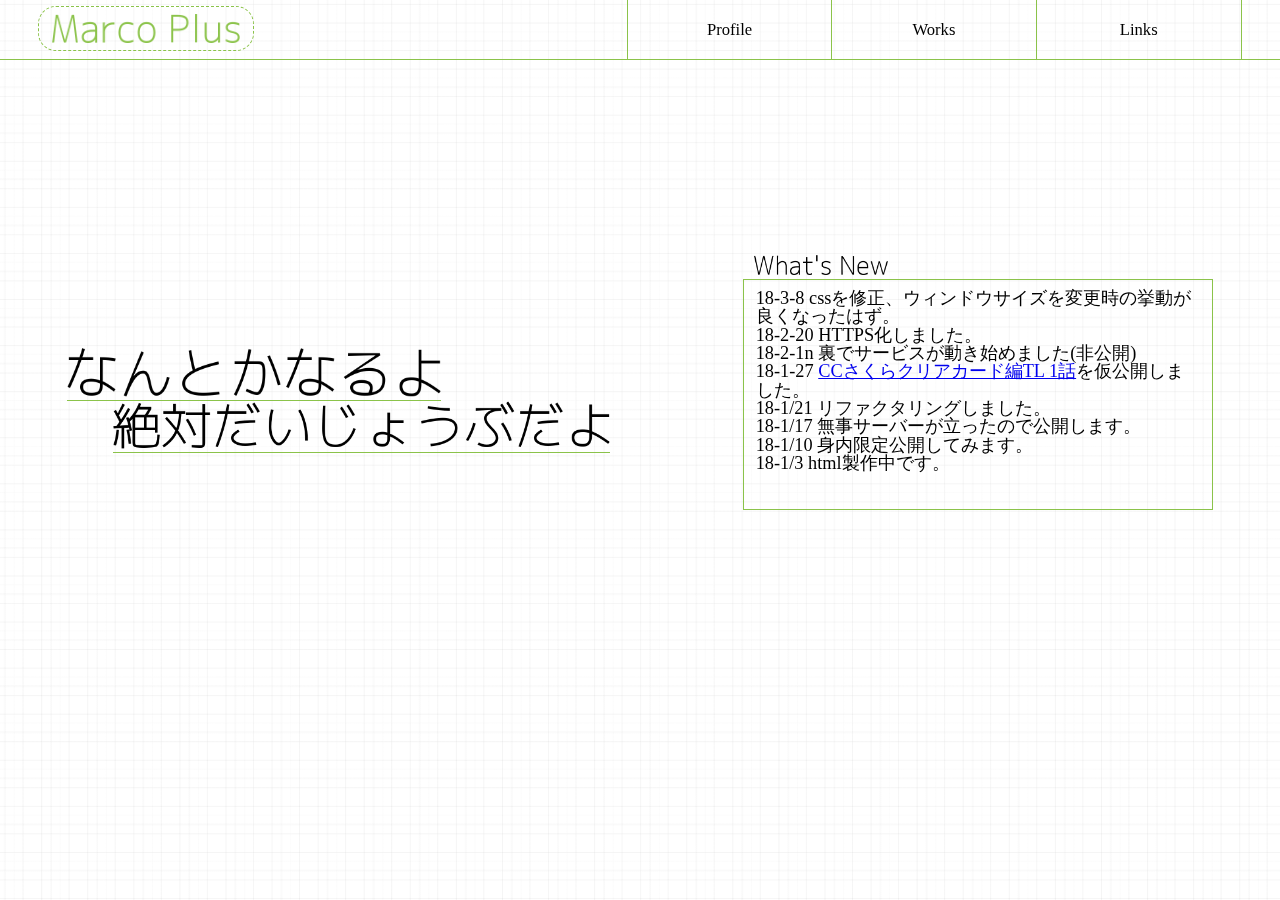
<file: index.html>
<!DOCTYPE html>
<html>
    <head>
        <meta charset="utf-8">
        <meta name="viewport" content="width=device-width,initial-scale=1">
        <title>Marco Plus</title>
        <link rel="stylesheet" href="css/html5reset-1.6.1.css">
        <link rel="stylesheet" href="css/animate.css">
        <link rel="stylesheet" href="css/main_re.css">
        <link rel="stylesheet" href="css/top_re.css">
    </head>
    <body class="animated fadeIn">
        <div id="bg"></div>
        <header>
            <nav class="index">
                <ul>
                    <li>
                        <a href="index.html" class="logo">
                            <img src="img/a.png" alt="logo" class="logoImg">
                        </a>
                    </li>
                    <li class="index-profile index-contents">
                        <a href="profile.html">
                                Profile
                        </a>
                    </li>
                    <li class="index-works index-contents">
                        <a href="works.html">
                            Works
                        </a>
                    </li>

                    <li class="index-links index-contents">
                        <a href="links.html">
                            Links
                        </a>
                    </li>
                </ul>
            </nav>
        </header>

        <div class="setDiv">
            <div class="word animated-fast fadeInDown">
                <div id="word01">
                    <h1>
                        <span><img src="img/01_1.png" alt=""></span><br />
                        <span><img src="img/01_2.png" alt=""></span>
                    </h1>
                </div>
                <div id="word02">
                    <a href="http://ccsakura-official.com">
                        <h1>
                            <span><img src="img/02_1.png" alt=""></span><br />
                            <span><img src="img/02_2.png" alt=""></span>
                        </h1>
                    </a>
                </div>
                <div id="word03">
                    <a href="http://idolmaster.jp/event/765as_newyearlive.php">
                        <h1>
                            <span><img src="img/03_1.png" alt=""></span><br />
                            <span><img src="img/03_2.png" alt=""></span>
                        </h1>
                    </a>
                </div>
            </div>
            <div class="whatsNew">
                <h2><img src="img/whatsnew_b.png" alt=""> </h2>
                <iframe src="whatsnew.html"></iframe>
            </div>
        </div>

        <script type="text/javascript" src="js/movable.js"></script>
    </body>
</html>
</file>
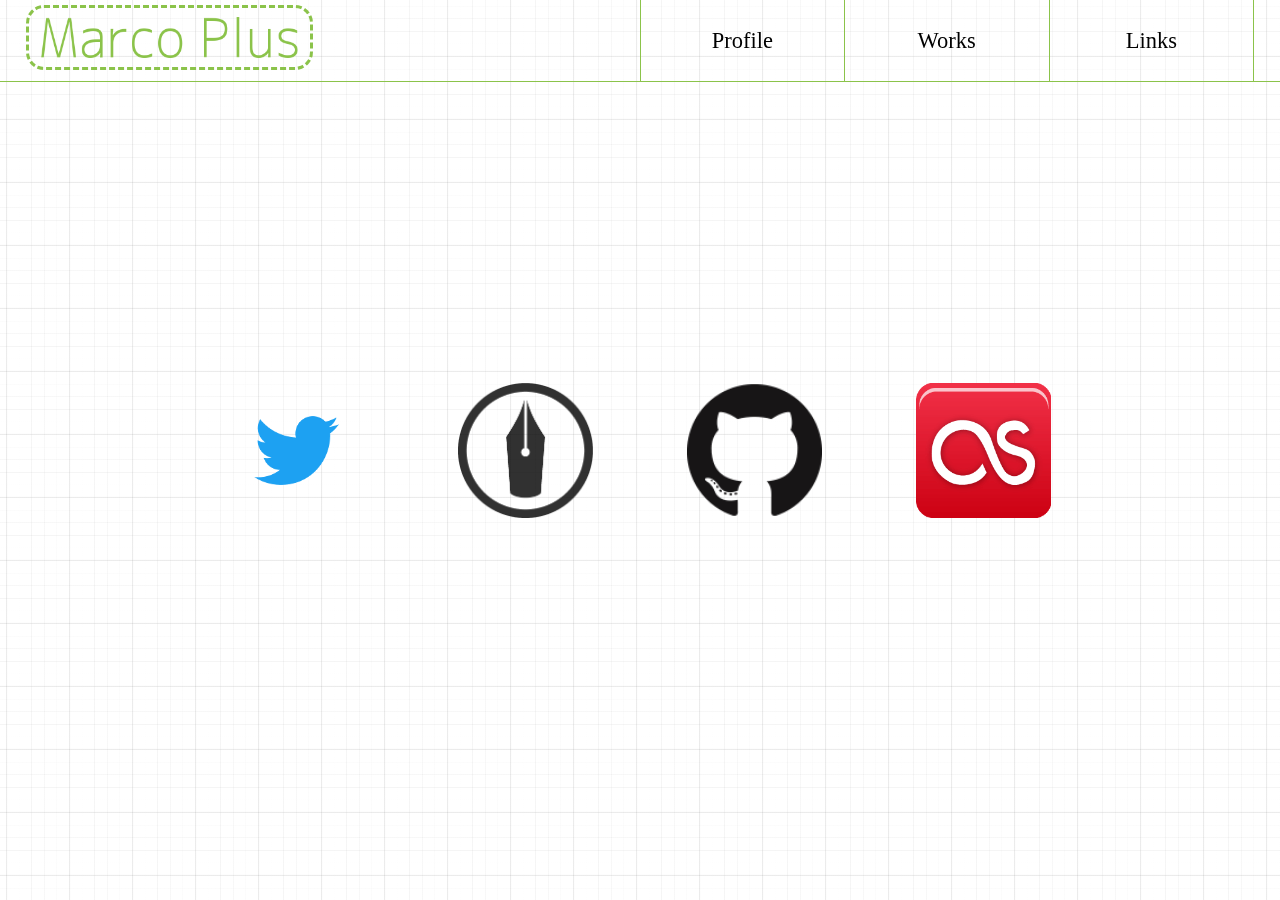
<file: links.html>
<!DOCTYPE html>
<html>
    <head>
        <meta charset="utf-8">
        <meta name="viewport" content="width=device-width,initial-scale=1">
        <title>Links</title>
        <link rel="stylesheet" href="css/html5reset-1.6.1.css">
        <link rel="stylesheet" href="css/animate.css">
        <link rel="stylesheet" href="css/main.css">
        <link rel="stylesheet" href="css/links.css">
    </head>
    <body class="animated fadeIn">
        <div id="bg"></div>
        <header>
            <nav class="index">
                <a href="index.html" class="logo"><img src="img/a.png" alt="logo" class="logoImg"></a>
                <ul>
                    <li class="index-profile index-contents">
                        <a href="profile.html">
                                Profile
                        </a>
                    </li>
                    <li class="index-works index-contents">
                        <a href="works.html">
                            Works
                        </a>
                    </li>

                    <li class="index-links index-contents">
                        <a href="links.html">
                            Links
                        </a>
                    </li>

                </ul>
            </nav>
        </header>

        <div class="links">
            <ul>
                <li class="link-contents"><a href="https://twitter.com/Marco_utau"><img src="img/Twitter.png" alt="Twitter" class="links-img"></a></li>
                <li class="link-contents"><a href="http://marco3jp.hatenablog.com"><img src="img/hateblo.png" alt="Blog" class="links-img"></a></li>
                <li class="link-contents"><a href="https://github.com/Marco3jp"><img src="img/GitHub.png" alt="GitHub" class="links-img"></a></li>
                <li class="link-contents"><a href="https://www.last.fm/user/Marco_utau"><img src="img/Lastfm.png" alt="Last.fm" class="links-img"></a></li>
            </ul>
        </div>

    </body>
</html>
</file>
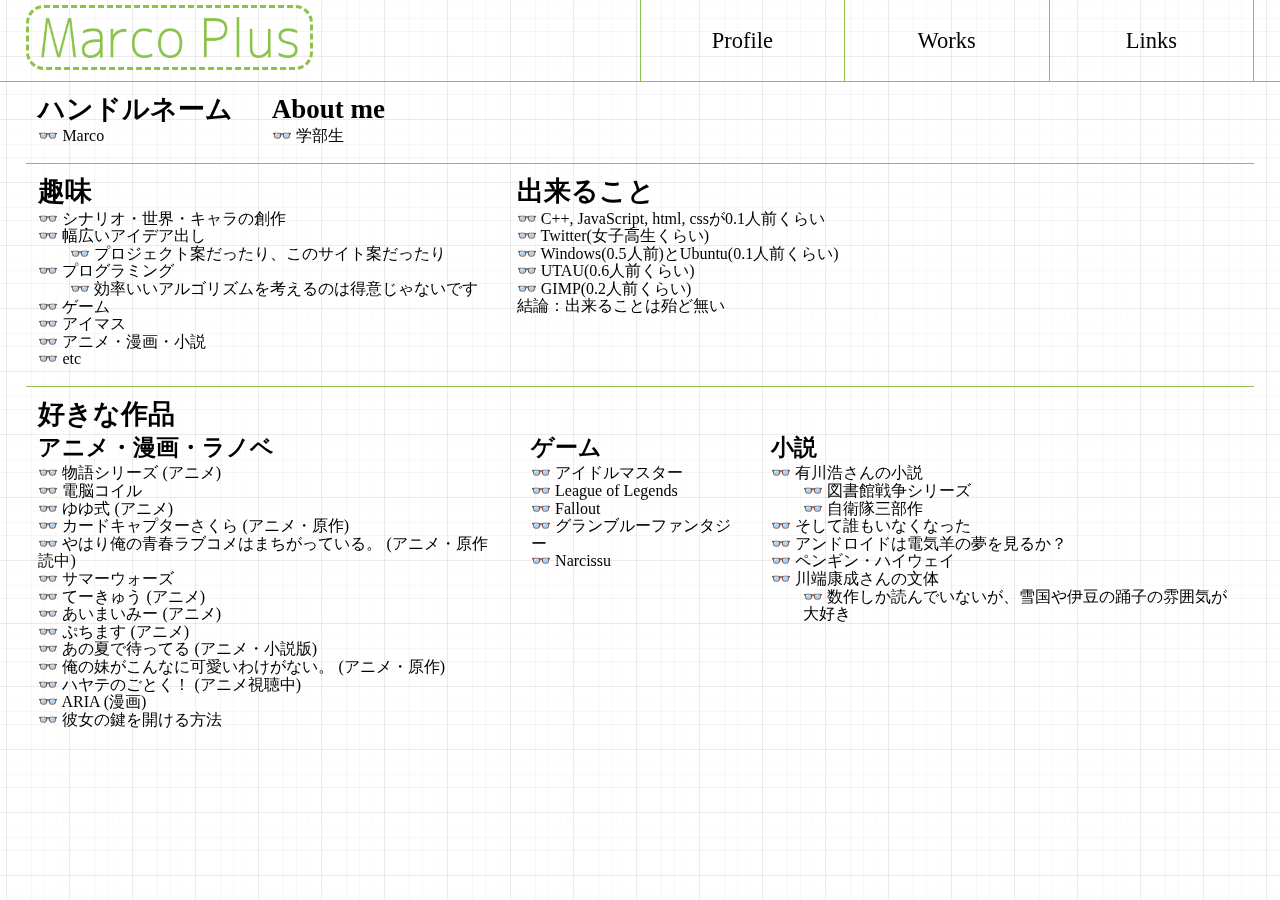
<file: profile.html>
<!DOCTYPE html>
<html>
    <head>
        <meta charset="utf-8">
        <meta name="viewport" content="width=device-width,initial-scale=1">
        <title>Profile</title>
        <link rel="stylesheet" href="css/html5reset-1.6.1.css">
        <link rel="stylesheet" href="css/animate.css">
        <link rel="stylesheet" href="css/main.css">
        <link rel="stylesheet" href="css/profile.css">
    </head>
    <body class="animated fadeIn profile">
        <div id="bg"></div>
        <header>
            <nav class="index">
                <a href="index.html" class="logo"><img src="img/a.png" alt="logo" class="logoImg"></a>
                <ul>
                    <li class="index-profile index-contents">
                        <a href="profile.html">
                                Profile
                        </a>
                    </li>
                    <li class="index-works index-contents">
                        <a href="works.html">
                            Works
                        </a>
                    </li>

                    <li class="index-links index-contents">
                        <a href="links.html">
                            Links
                        </a>
                    </li>

                </ul>
            </nav>
        </header>

        <section class="profile-contents">
            <section class="firstLine">
                <section>
                    <h2>ハンドルネーム</h2>
                    <ul>
                        <li>Marco</li>
                    </ul>
                </section>
                <section>
                    <h2>About me</h2>
                    <ul>
                        <li>学部生</li>
                    </ul>
                </section>
            </section>

            <hr>

            <section class="secondLine">
                <section>
                    <h2>趣味</h2>
                    <ul>
                        <li>シナリオ・世界・キャラの創作</li>
                        <li>幅広いアイデア出し</li>
                        <ul>
                            <li>プロジェクト案だったり、このサイト案だったり</li>
                        </ul>
                        <li>プログラミング</li>
                        <ul>
                            <li>効率いいアルゴリズムを考えるのは得意じゃないです</li>
                        </ul>
                        <li>ゲーム</li>
                        <li>アイマス</li>
                        <li>アニメ・漫画・小説</li>
                        <li>etc</li>
                    </ul>
                </section>

                <section>
                    <h2>出来ること</h2>
                    <ul>
                        <li>C++, JavaScript, html, cssが0.1人前くらい</li>
                        <li>Twitter(女子高生くらい)</li>
                        <li>Windows(0.5人前)とUbuntu(0.1人前くらい)</li>
                        <li>UTAU(0.6人前くらい)</li>
                        <li>GIMP(0.2人前くらい)</li>
                    </ul>
                    <span>結論：出来ることは殆ど無い</span>
                </section>
            </section>

            <hr>

            <section class="thirdLine">
                <h2>好きな作品</h2>
                <section>
                    <section>
                        <h3>アニメ・漫画・ラノベ</h3>
                        <ul>
                            <li>物語シリーズ (アニメ)</li>
                            <li>電脳コイル</li>
                            <li>ゆゆ式 (アニメ)</li>
                            <li>カードキャプターさくら (アニメ・原作)</li>
                            <li>やはり俺の青春ラブコメはまちがっている。 (アニメ・原作読中)</li>
                            <li>サマーウォーズ</li>
                            <li>てーきゅう (アニメ)</li>
                            <li>あいまいみー (アニメ)</li>
                            <li>ぷちます (アニメ)</li>
                            <li>あの夏で待ってる (アニメ・小説版)</li>
                            <li>俺の妹がこんなに可愛いわけがない。 (アニメ・原作)</li>
                            <li>ハヤテのごとく！ (アニメ視聴中)</li>
                            <li>ARIA (漫画)</li>
                            <li>彼女の鍵を開ける方法</li>
                        </ul>
                    </section>

                    <section>
                        <h3>ゲーム</h3>
                        <ul>
                            <li>アイドルマスター</li>
                            <li>League of Legends</li>
                            <li>Fallout</li>
                            <li>グランブルーファンタジー</li>
                            <li>Narcissu</li>
                        </ul>
                    </section>

                    <section>
                        <h3>小説</h3>
                        <ul>
                            <li>有川浩さんの小説</li>
                                <ul>
                                    <li>図書館戦争シリーズ</li>
                                    <li>自衛隊三部作</li>
                                </ul>
                            <li>そして誰もいなくなった</li>
                            <li>アンドロイドは電気羊の夢を見るか？</li>
                            <li>ペンギン・ハイウェイ</li>
                            <li>川端康成さんの文体</li>
                                <ul>
                                    <li>数作しか読んでいないが、雪国や伊豆の踊子の雰囲気が大好き</li>
                                </ul>
                        </ul>
                    </section>
                </section>
            </section>

        </section>
        <!--
        <hr>
        <section class="fourthLine">
            <section>
                <h3>小学生の頃読んでいた作品</h3>
                <span>今の自分にすごく影響している作品たちだと思います</span>
                <ul>
                    <li>パスワードシリーズ</li>
                    <li>夢水清志郎シリーズ</li>
                    <li>怪盗クイーンシリーズ</li>
                    <li>ぼくらのシリーズ</li>
                    <li>都会のトムソーヤシリーズ</li>
                    <li>金田一少年の事件簿シリーズ</li>
                    <li>探偵学園Qシリーズ</li>
                </ul>
            </section>
        </section>
        -->
    </body>
</html>
</file>
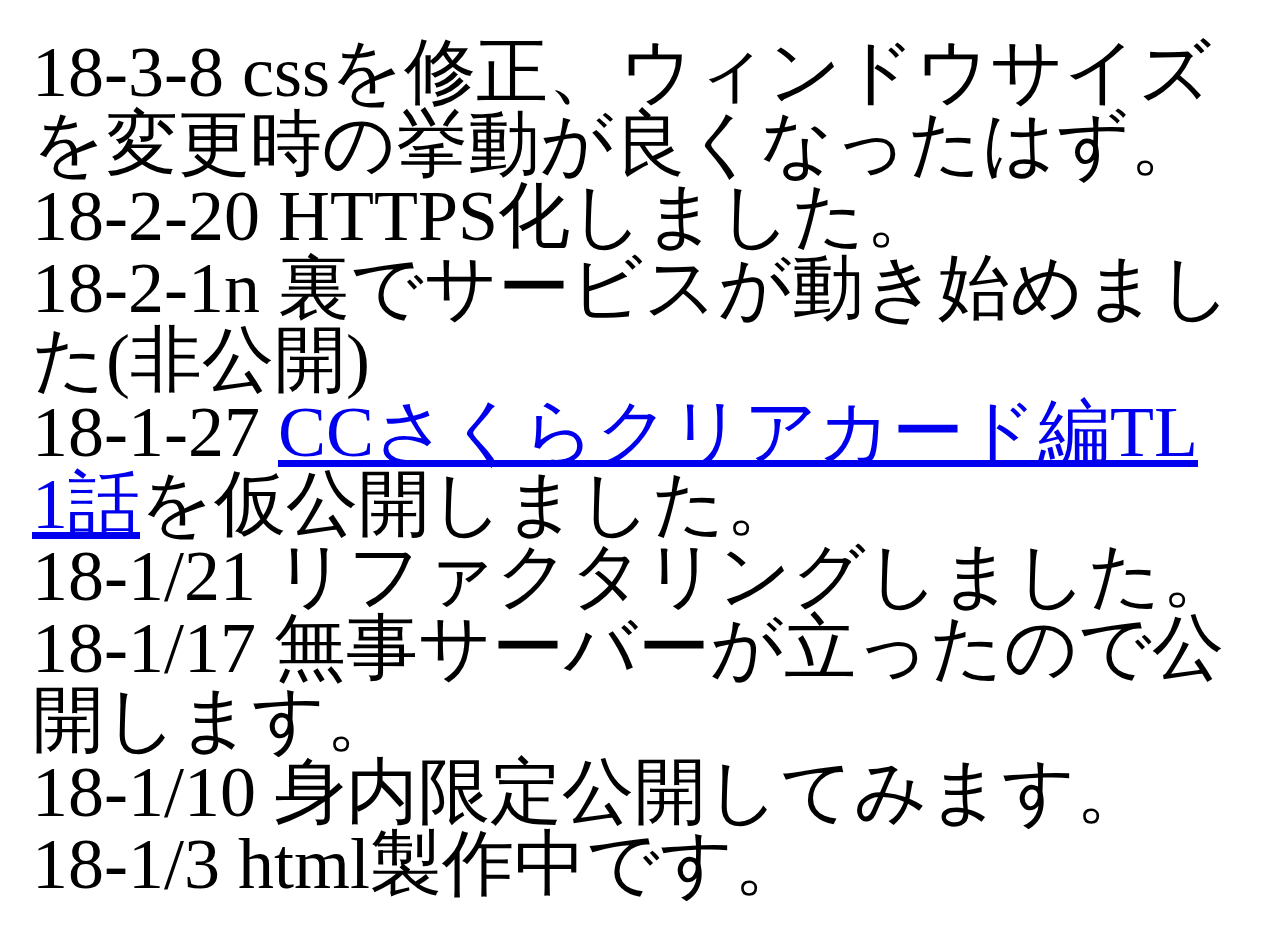
<file: whatsnew.html>
<!DOCTYPE html>
<html>
    <head>
        <meta charset="utf-8">
        <meta name="viewport" content="width=device-width,initial-scale=1">
        <title>What's New</title>
        <link rel="stylesheet" href="css/html5reset-1.6.1.css">
        <link rel="stylesheet" href="css/newcontents.css">
    </head>
    <body>
        <div class="mother">
            <ul>
                <li>18-3-8 cssを修正、ウィンドウサイズを変更時の挙動が良くなったはず。</li>
                <li>18-2-20 HTTPS化しました。</li>
                <li>18-2-1n 裏でサービスが動き始めました(非公開)</li>
                <li>18-1-27 <a href="https://marco.plus/contents/ccSakura/timeline/core/01/clear01.html" target="_blank">CCさくらクリアカード編TL 1話</a>を仮公開しました。</li>
                <li>18-1/21 リファクタリングしました。</li>
                <li>18-1/17 無事サーバーが立ったので公開します。</li>
                <li>18-1/10 身内限定公開してみます。</li>
                <li>18-1/3 html製作中です。</li>
            </ul>
        </div>
    </body>
</html>
</file>
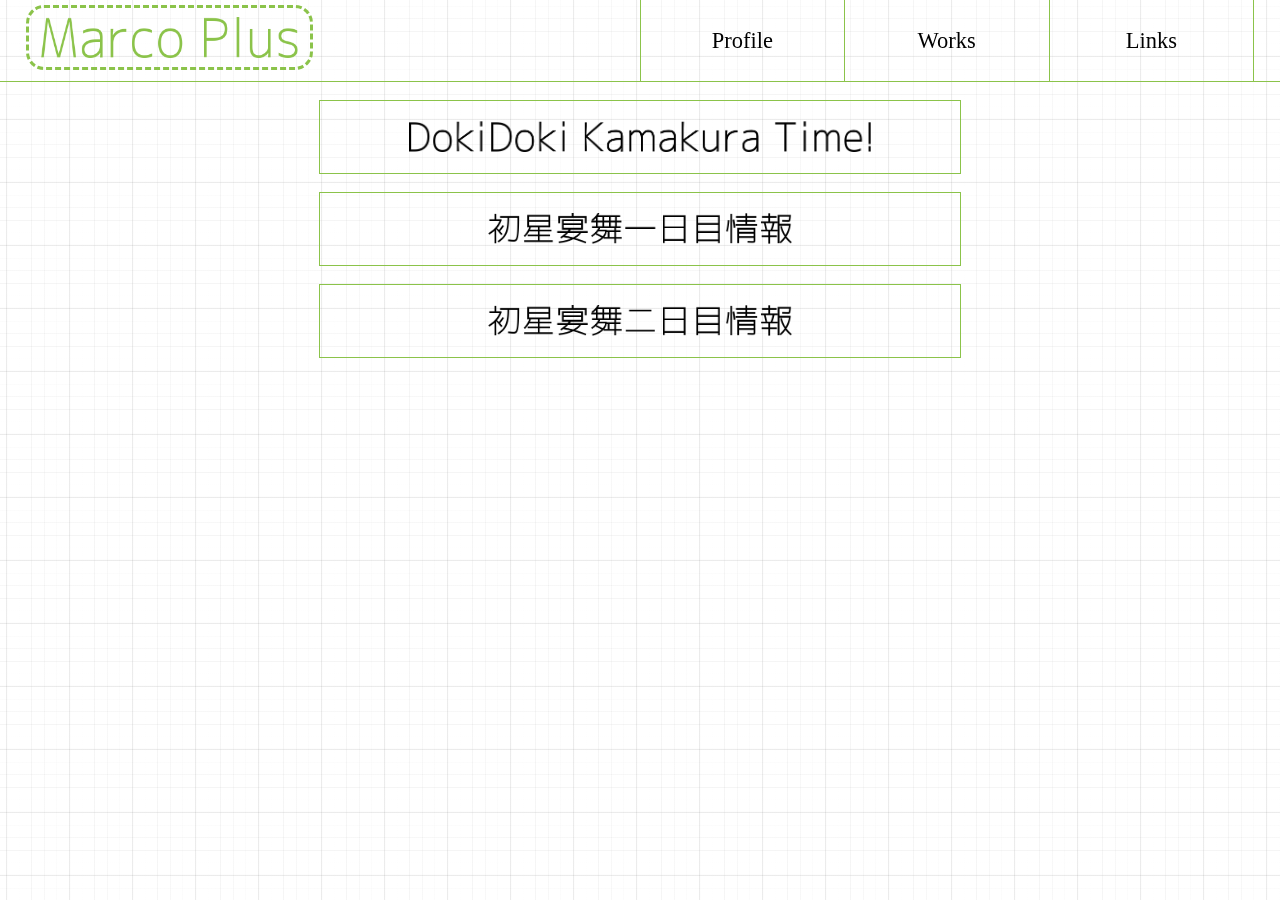
<file: works.html>
<!DOCTYPE html>
<html>
    <head>
        <meta charset="utf-8">
        <meta name="viewport" content="width=device-width,initial-scale=1">
        <title>Works</title>
        <link rel="stylesheet" href="css/html5reset-1.6.1.css">
        <link rel="stylesheet" href="css/animate.css">
        <link rel="stylesheet" href="css/main.css">
        <link rel="stylesheet" href="css/works.css">
    </head>
    <body class="animated fadeIn">
        <div id="bg"></div>
        <header>
            <nav class="index">
                <a href="index.html" class="logo"><img src="img/a.png" alt="logo" class="logoImg"></a>
                <ul>
                    <li class="index-profile index-contents">
                        <a href="profile.html">
                                Profile
                        </a>
                    </li>
                    <li class="index-works index-contents">
                        <a href="works.html">
                            Works
                        </a>
                    </li>

                    <li class="index-links index-contents">
                        <a href="links.html">
                            Links
                        </a>
                    </li>

                </ul>
            </nav>
        </header>

        <div class="works">
            <div class="works-content">
                <a href="contents/dokidoki/index.html" target="_blank" id="DokiDoki" class="work"><img src="img/Dokidoki.png" alt="DokiDoki Kamakura Time!"> </a>
            </div>
            <div class="works-content">
                <a href="contents/hatsuboshi_songlist_dayone.html" target="_blank" id="hatsuboshi_dayone"><img src="img/hatsuboshi_dayone.png" alt="初星宴舞一日目情報"> </a>
            </div>
            <div class="works-content">
                <a href="contents/hatsuboshi_songlist_daytwo.html" target="_blank" id="hatsuboshi_daytwo"><img src="img/hatsuboshi_daytwo.png" alt="初星宴舞二日目情報"> </a>
            </div>
        </div>

    </body>
</html>
</file>
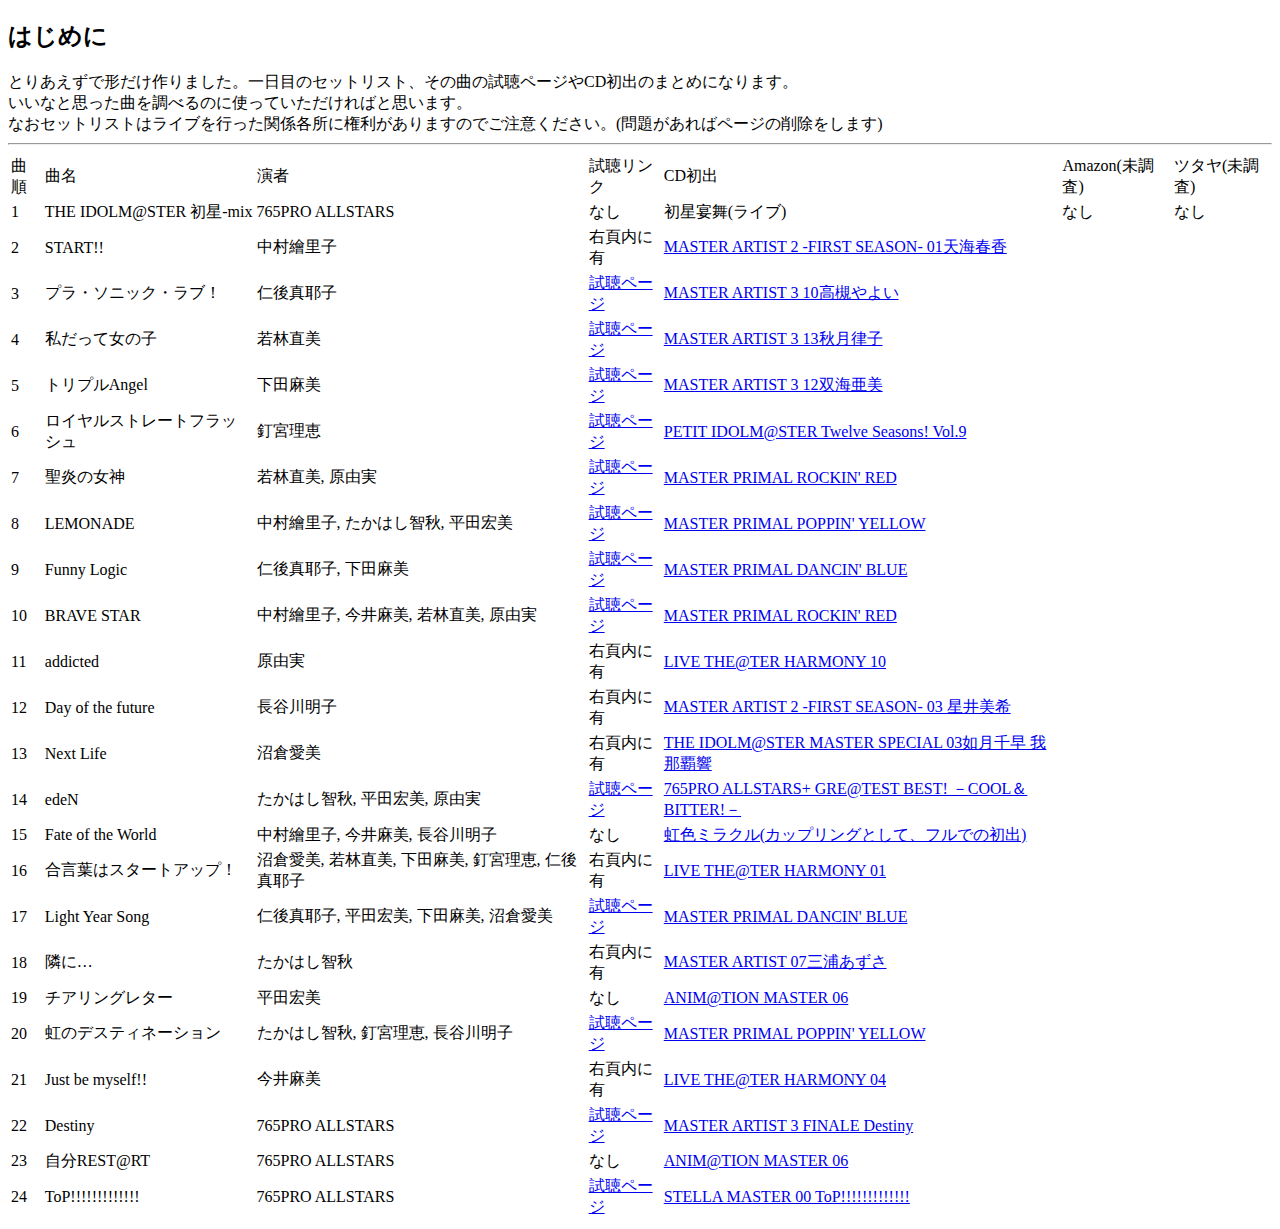
<file: contents/hatsuboshi_songlist_dayone.html>
<!DOCTYPE html>
<html>
    <head>
        <meta charset="utf-8">
        <title>初星宴舞振り返りリスト</title>
    </head>
    <body>
        <section>
            <h2>はじめに</h2>
            とりあえずで形だけ作りました。一日目のセットリスト、その曲の試聴ページやCD初出のまとめになります。<br />
            いいなと思った曲を調べるのに使っていただければと思います。<br />
            なおセットリストはライブを行った関係各所に権利がありますのでご注意ください。(問題があればページの削除をします)
        </section>
        <hr>
        <table>
            <tr>
                <td>曲順</td>
                <td>曲名</td>
                <td>演者</td>
                <td>試聴リンク</td>
                <td>CD初出</td>
                <td>Amazon(未調査)</td>
                <td>ツタヤ(未調査)</td>
            </tr>

            <tr>
                <td>1</td>
                <td>THE IDOLM@STER 初星-mix</td>
                <td>765PRO ALLSTARS</td>
                <td>なし</td>
                <td>初星宴舞(ライブ)</td>
                <td>なし</td>
                <td>なし</td>
            </tr>

            <tr>
                <td>2</td>
                <td>START!!</td>
                <td>中村繪里子</td>
                <td> 右頁内に有 </td>
                <td> <a href="http://columbia.jp/idolmaster/2010/COCX-36510.html">MASTER ARTIST 2 -FIRST SEASON- 01天海春香</a> </td>
                <td></td>
                <td></td>
            </tr>

            <tr>
                <td>3</td>
                <td>プラ・ソニック・ラブ！</td>
                <td>仁後真耶子</td>
                <td> <a href="https://www.youtube.com/watch?v=wl9mh0jEwuo">試聴ページ</a> </td>
                <td> <a href="http://columbia.jp/idolmaster/COCX-39150.html#COCX-39150">MASTER ARTIST 3 10高槻やよい</a> </td>
                <td></td>
                <td></td>
            </tr>

            <tr>
                <td>4</td>
                <td>私だって女の子</td>
                <td>若林直美</td></td>
                <td> <a href="https://www.youtube.com/watch?v=wvSMvVZt-eo">試聴ページ</a> </td>
                <td> <a href="http://columbia.jp/idolmaster/COCX-39150.html#COCX-39153">MASTER ARTIST 3 13秋月律子</a> </td>
                <td></td>
                <td></td>
            </tr>

            <tr>
                <td>5</td>
                <td>トリプルAngel</td>
                <td>下田麻美</td>
                <td> <a href="https://www.youtube.com/watch?v=1tsqhWOksRg">試聴ページ</a> </td>
                <td> <a href="http://columbia.jp/idolmaster/COCX-39150.html#COCX-39152">MASTER ARTIST 3 12双海亜美</a> </td>
                <td></td>
                <td></td>
            </tr>

            <tr>
                <td>6</td>
                <td>ロイヤルストレートフラッシュ</td>
                <td>釘宮理恵</td>
                <td> <a href="https://www.youtube.com/watch?v=GBdQijzB2Y4">試聴ページ</a> </td>
                <td> <a href="http://mediafactory.jp/Form/Product/ProductDetail.aspx?pid=4562207985642">PETIT IDOLM@STER Twelve Seasons! Vol.9</a> </td>
                <td></td>
                <td></td>
            </tr>

            <tr>
                <td>7</td>
                <td>聖炎の女神</td>
                <td>若林直美, 原由実</td>
                <td> <a href="https://www.youtube.com/watch?v=uTqkUMfa1to">試聴ページ</a> </td>
                <td> <a href="http://columbia.jp/idolmaster/COCC-17325.html">MASTER PRIMAL ROCKIN' RED</a> </td>
                <td></td>
                <td></td>
            </tr>

            <tr>
                <td>8</td>
                <td>LEMONADE</td>
                <td>中村繪里子, たかはし智秋, 平田宏美</td>
                <td> <a href="https://www.youtube.com/watch?v=0I_3jP4BahE">試聴ページ</a> </td>
                <td> <a href="http://columbia.jp/idolmaster/COCC-17327.html">MASTER PRIMAL POPPIN' YELLOW</a> </td>
                <td></td>
                <td></td>
            </tr>

            <tr>
                <td>9</td>
                <td>Funny Logic</td>
                <td>仁後真耶子, 下田麻美</td>
                <td> <a href="https://www.youtube.com/watch?v=FLjlslI2hxE">試聴ページ</a> </td>
                <td> <a href="http://columbia.jp/idolmaster/COCC-17326.html">MASTER PRIMAL DANCIN' BLUE</a> </td>
                <td></td>
                <td></td>
            </tr>

            <tr>
                <td>10</td>
                <td>BRAVE STAR</td>
                <td>中村繪里子, 今井麻美, 若林直美, 原由実</td>
                <td> <a href="https://www.youtube.com/watch?v=aYunqXxmL-E">試聴ページ</a> </td>
                <td> <a href="http://columbia.jp/idolmaster/COCC-17325.html">MASTER PRIMAL ROCKIN' RED</a> </td>
                <td></td>
                <td></td>
            </tr>

            <tr>
                <td>11</td>
                <td>addicted</td>
                <td>原由実</td>
                <td> 右頁内に有 </td>
                <td> <a href="https://www.lantis.jp/imas/release_LACA-15440.html">LIVE THE@TER HARMONY 10</a> </td>
                <td></td>
                <td></td>
            </tr>

            <tr>
                <td>12</td>
                <td>Day of the future</td>
                <td>長谷川明子</td>
                <td> 右頁内に有 </td>
                <td> <a href="http://columbia.jp/idolmaster/2010/COCX-36512.html">MASTER ARTIST 2 -FIRST SEASON- 03 星井美希</a> </td>
                <td></td>
                <td></td>
            </tr>

            <tr>
                <td>13</td>
                <td>Next Life</td>
                <td>沼倉愛美</td>
                <td> 右頁内に有 </td>
                <td> <a href="http://columbia.jp/idolmaster/2009/COCX-35478.html"> THE IDOLM@STER MASTER SPECIAL 03如月千早 我那覇響</a> </td>
                <td></td>
                <td></td>
            </tr>

            <tr>
                <td>14</td>
                <td>edeN</td>
                <td>たかはし智秋, 平田宏美, 原由実</td>
                <td> <a href="http://mz-edge.stream.co.jp/player.php?v=a8tz4007">試聴ページ</a> </td>
                <td> <a href="http://columbia.jp/idolmaster/COCX-38073.html">765PRO ALLSTARS+ GRE@TEST BEST! －COOL＆BITTER!－</a> </td>
                <td></td>
                <td></td>
            </tr>

            <tr>
                <td>15</td>
                <td>Fate of the World</td>
                <td>中村繪里子, 今井麻美, 長谷川明子</td>
                <td> なし </td>
                <td> <a href="http://columbia.jp/idolmaster/COCC-16884.html">虹色ミラクル(カップリングとして、フルでの初出)</a> </td>
                <td></td>
                <td></td>
            </tr>

            <tr>
                <td>16</td>
                <td>合言葉はスタートアップ！</td>
                <td>沼倉愛美, 若林直美, 下田麻美, 釘宮理恵, 仁後真耶子</td>
                <td> 右頁内に有 </td>
                <td> <a href="https://www.lantis.jp/imas/release_LACA-15431.html">LIVE THE@TER HARMONY 01</a> </td>
                <td></td>
                <td></td>
            </tr>

            <tr>
                <td>17</td>
                <td>Light Year Song</td>
                <td>仁後真耶子, 平田宏美, 下田麻美, 沼倉愛美</td>
                <td> <a href="https://www.youtube.com/watch?v=DK4ziGE0J_Y">試聴ページ</a> </td>
                <td> <a href="http://columbia.jp/idolmaster/COCC-17326.html">MASTER PRIMAL DANCIN' BLUE</a> </td>
                <td></td>
                <td></td>
            </tr>

            <tr>
                <td>18</td>
                <td>隣に…</td>
                <td>たかはし智秋</td>
                <td>右頁内に有</td>
                <td> <a href="http://columbia.jp/idolmaster/2007new/COCX-34393.html">MASTER ARTIST 07三浦あずさ</a> </td>
                <td></td>
                <td></td>
            </tr>

            <tr>
                <td>19</td>
                <td>チアリングレター</td>
                <td>平田宏美</td>
                <td>なし</td>
                <td> <a href="http://columbia.jp/idolmaster/COCX-36902.html">ANIM@TION MASTER 06</a> </td>
                <td></td>
                <td></td>
            </tr>

            <tr>
                <td>20</td>
                <td>虹のデスティネーション</td>
                <td>たかはし智秋, 釘宮理恵, 長谷川明子</td>
                <td> <a href="https://www.youtube.com/watch?v=LemwARrcMfg">試聴ページ</a> </td>
                <td> <a href="http://columbia.jp/idolmaster/COCC-17327.html">MASTER PRIMAL POPPIN' YELLOW</a> </td>
                <td></td>
                <td></td>
            </tr>

            <tr>
                <td>21</td>
                <td>Just be myself!!</td>
                <td>今井麻美</td>
                <td>右頁内に有</td>
                <td> <a href="https://www.lantis.jp/imas/release_LACA-15434.html">LIVE THE@TER HARMONY 04</a> </td>
                <td></td>
                <td></td>
            </tr>

            <tr>
                <td>22</td>
                <td>Destiny</td>
                <td>765PRO ALLSTARS</td>
                <td> <a href="https://www.youtube.com/watch?v=XDSPECaTAUE">試聴ページ</a> </td>
                <td> <a href="http://columbia.jp/idolmaster/COCC-17125.html#COCC-17125">MASTER ARTIST 3 FINALE Destiny</a> </td>
                <td></td>
                <td></td>
            </tr>

            <tr>
                <td>23</td>
                <td>自分REST@RT</td>
                <td>765PRO ALLSTARS</td>
                <td> なし </td>
                <td> <a href="http://columbia.jp/idolmaster/COCX-36901.html">ANIM@TION MASTER 06</a> </td>
                <td></td>
                <td></td>
            </tr>

            <tr>
                <td>24</td>
                <td>ToP!!!!!!!!!!!!!</td>
                <td>765PRO ALLSTARS</td>
                <td><a href="https://www.youtube.com/watch?v=GpGpdp4rTKo">試聴ページ</a> </td>
                <td><a href="http://columbia.jp/idolmaster/COCC-17401.html">STELLA MASTER 00 ToP!!!!!!!!!!!!!</a></td>
                <td></td>
                <td></td>
            </tr>

        </table>

    </body>
</html>
</file>
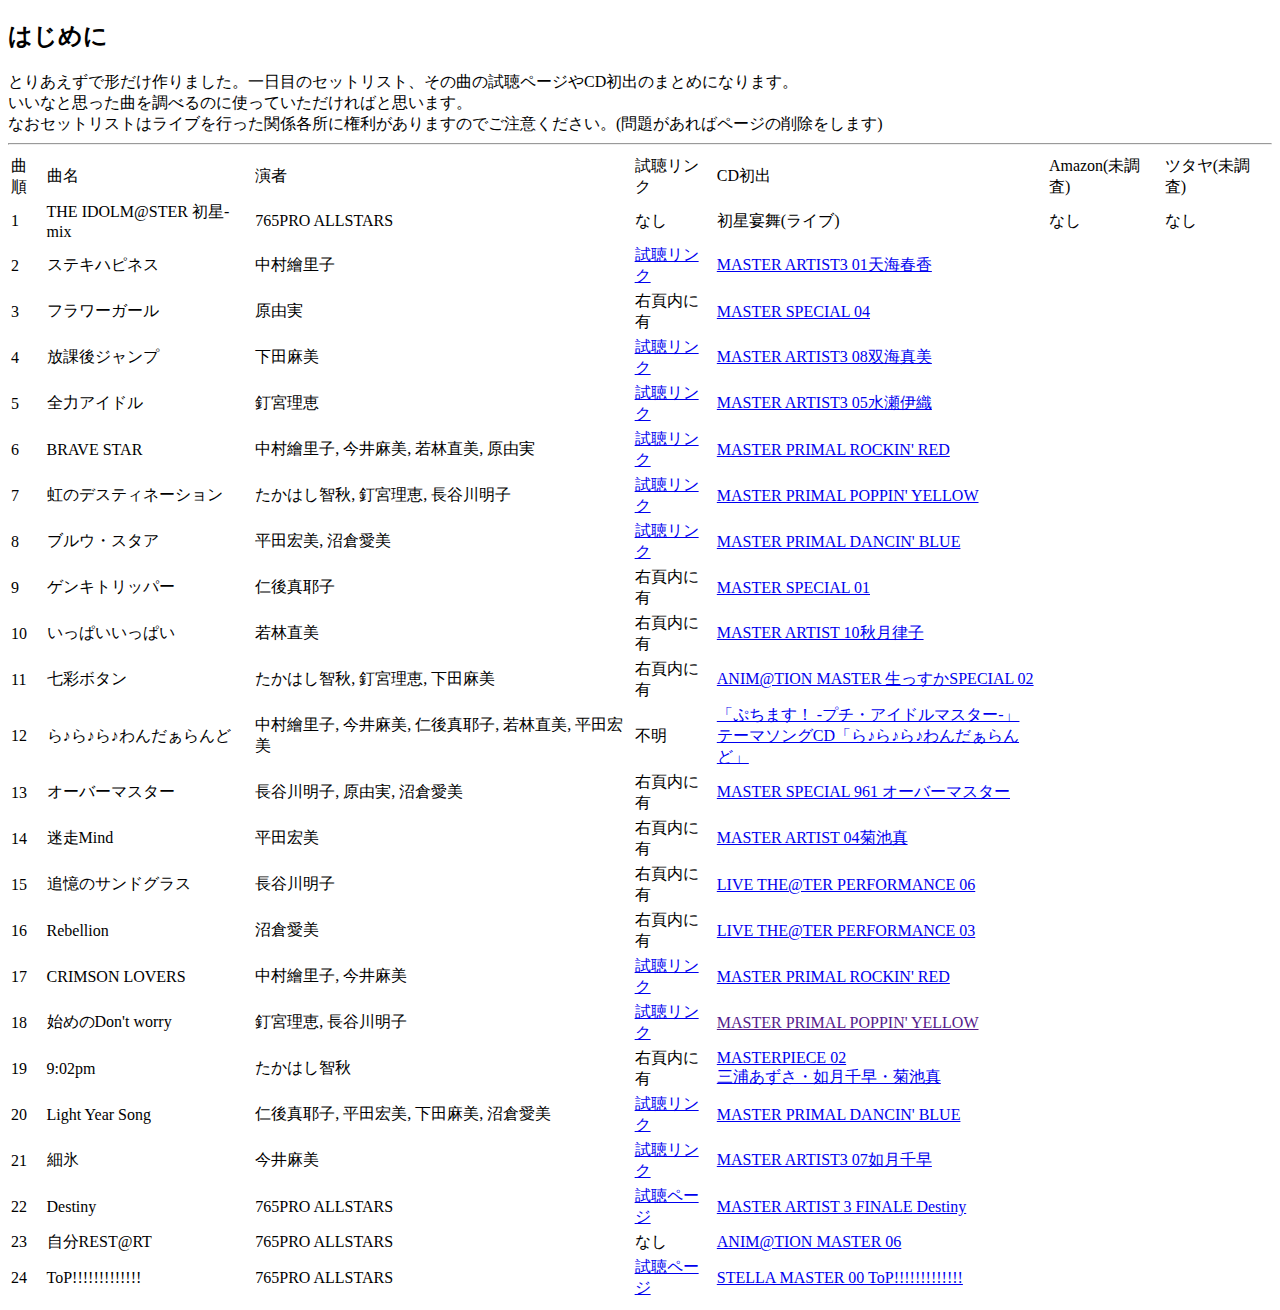
<file: contents/hatsuboshi_songlist_daytwo.html>
<!DOCTYPE html>
<html>
    <head>
        <meta charset="utf-8">
        <title>初星宴舞振り返りリスト</title>
    </head>
    <body>
        <section>
            <h2>はじめに</h2>
            とりあえずで形だけ作りました。一日目のセットリスト、その曲の試聴ページやCD初出のまとめになります。<br />
            いいなと思った曲を調べるのに使っていただければと思います。<br />
            なおセットリストはライブを行った関係各所に権利がありますのでご注意ください。(問題があればページの削除をします)
        </section>
        <hr>
        <table>
            <tr>
                <td>曲順</td>
                <td>曲名</td>
                <td>演者</td>
                <td>試聴リンク</td>
                <td>CD初出</td>
                <td>Amazon(未調査)</td>
                <td>ツタヤ(未調査)</td>
            </tr>

            <tr>
                <td>1</td>
                <td>THE IDOLM@STER 初星-mix</td>
                <td>765PRO ALLSTARS</td>
                <td>なし</td>
                <td>初星宴舞(ライブ)</td>
                <td>なし</td>
                <td>なし</td>
            </tr>

            <tr>
    			<td>2</td>
    			<td>ステキハピネス</td>
    			<td>中村繪里子</td>
                <td><a href="https://www.youtube.com/watch?v=FeaMUUOnrNc">試聴リンク</a></td>
                <td><a href="http://columbia.jp/idolmaster/COCX-39141.html">MASTER ARTIST3 01天海春香</a></td>
    		</tr>
    		<tr>
    			<td>3</td>
    			<td>フラワーガール</td>
    			<td>原由実</td>
                <td>右頁内に有</td>
                <td><a href="http://columbia.jp/idolmaster/2009/COCX-35551.html">MASTER SPECIAL 04</a></td>
    		</tr>
    		<tr>
    			<td>4</td>
    			<td>放課後ジャンプ</td>
    			<td>下田麻美</td>
                <td><a href="https://www.youtube.com/watch?v=m1F1N4zJmOc">試聴リンク</a></td>
                <td><a href="http://columbia.jp/idolmaster/COCX-39147.html#COCX-39148">MASTER ARTIST3 08双海真美</a></td>
    		</tr>
    		<tr>
    			<td>5</td>
    			<td>全力アイドル</td>
    			<td>釘宮理恵</td>
                <td><a href="https://www.youtube.com/watch?v=M4JvOHvUw8c">試聴リンク</a></td>
                <td><a href="http://columbia.jp/idolmaster/COCX-39144.html#COCX-39145">MASTER ARTIST3 05水瀬伊織</a></td>
    		</tr>
    		<tr>
    			<td>6</td>
    			<td>BRAVE STAR</td>
    			<td>中村繪里子, 今井麻美, 若林直美, 原由実</td>
                <td><a href="https://www.youtube.com/watch?v=aYunqXxmL-E">試聴リンク</a></td>
                <td><a href="http://columbia.jp/idolmaster/COCC-17325.html">MASTER PRIMAL ROCKIN' RED</a></td>
    		</tr>
    		<tr>
    			<td>7</td>
    			<td>虹のデスティネーション</td>
    			<td>たかはし智秋, 釘宮理恵, 長谷川明子</td>
                <td><a href="https://www.youtube.com/watch?v=LemwARrcMfg">試聴リンク</a></td>
                <td><a href="http://columbia.jp/idolmaster/COCC-17327.html">MASTER PRIMAL POPPIN' YELLOW</a></td>
    		</tr>
    		<tr>
    			<td>8</td>
    			<td>ブルウ・スタア</td>
    			<td>平田宏美, 沼倉愛美</td>
                <td><a href="https://www.youtube.com/watch?v=LcfNP2jtlwk">試聴リンク</a></td>
                <td><a href="http://columbia.jp/idolmaster/COCC-17326.html">MASTER PRIMAL DANCIN' BLUE</a></td>
    		</tr>
    		<tr>
    			<td>9</td>
    			<td>ゲンキトリッパー</td>
    			<td>仁後真耶子</td>
                <td>右頁内に有</td>
                <td><a href="http://columbia.jp/idolmaster/2009/COCX-35375.html">MASTER SPECIAL 01</a></td>
    		</tr>
    		<tr>
    			<td>10</td>
    			<td>いっぱいいっぱい</td>
    			<td>若林直美</td>
                <td>右頁内に有</td>
                <td><a href="http://columbia.jp/idolmaster/2007new/COCX-34396.html">MASTER ARTIST 10秋月律子</a></td>
    		</tr>
    		<tr>
    			<td>11</td>
    			<td>七彩ボタン</td>
    			<td>たかはし智秋, 釘宮理恵, 下田麻美</td>
                <td>右頁内に有</td>
                <td><a href="http://columbia.jp/idolmaster/COCX-37414.html">ANIM@TION MASTER 生っすかSPECIAL 02</a></td>
    		</tr>
    		<tr>
    			<td>12</td>
    			<td>ら♪ら♪ら♪わんだぁらんど</td>
    			<td>中村繪里子, 今井麻美, 仁後真耶子, 若林直美, 平田宏美</td>
                <td>不明</td>
                <td><a href="http://mediafactory.jp/Form/Product/ProductDetail.aspx?pid=4562207985376">「ぷちます！ -プチ・アイドルマスター-」<br>テーマソングCD「ら♪ら♪ら♪わんだぁらんど」</a></td>
    		</tr>
    		<tr>
    			<td>13</td>
    			<td>オーバーマスター</td>
    			<td>長谷川明子, 原由実, 沼倉愛美</td>
                <td>右頁内に有</td>
                <td><a href="http://columbia.jp/idolmaster/2009/COCC-16220.html">MASTER SPECIAL 961 オーバーマスター</a></td>
    		</tr>
    		<tr>
    			<td>14</td>
    			<td>迷走Mind</td>
    			<td>平田宏美</td>
                <td>右頁内に有</td>
                <td><a href="http://columbia.jp/idolmaster/2007new/COCX-34390.html">MASTER ARTIST 04菊池真</a></td>
    		</tr>
    		<tr>
    			<td>15</td>
    			<td>追憶のサンドグラス</td>
    			<td>長谷川明子</td>
                <td>右頁内に有</td>
                <td><a href="https://www.lantis.jp/imas/release_LACA-15316.html">LIVE THE@TER PERFORMANCE 06</a></td>
    		</tr>
    		<tr>
    			<td>16</td>
    			<td>Rebellion</td>
    			<td>沼倉愛美</td>
                <td>右頁内に有</td>
                <td><a href="https://www.lantis.jp/imas/release_LACA-15313.html">LIVE THE@TER PERFORMANCE 03</a></td>
    		</tr>
    		<tr>
    			<td>17</td>
    			<td>CRIMSON LOVERS</td>
    			<td>中村繪里子, 今井麻美</td>
                <td><a href="https://www.youtube.com/watch?v=Bd-D8-A9tSc">試聴リンク</a></td>
                <td><a href="http://columbia.jp/idolmaster/COCC-17325.html">MASTER PRIMAL ROCKIN' RED</a></td>
    		</tr>
    		<tr>
    			<td>18</td>
    			<td>始めのDon't worry</td>
    			<td>釘宮理恵, 長谷川明子</td>
                <td><a href="https://www.youtube.com/watch?v=G-J9WgtcDvg">試聴リンク</a></td>
                <td><a href="">MASTER PRIMAL POPPIN' YELLOW</a></td>
    		</tr>
    		<tr>
    			<td>19</td>
    			<td>9:02pm</td>
    			<td>たかはし智秋</td>
                <td>右頁内に有</td>
                <td><a href="http://columbia.jp/idolmaster/2006/COCX-33403.html">MASTERPIECE 02<br>三浦あずさ・如月千早・菊池真</a></td>
    		</tr>
    		<tr>
    			<td>20</td>
    			<td>Light Year Song</td>
    			<td>仁後真耶子, 平田宏美, 下田麻美, 沼倉愛美</td>
                <td><a href="https://www.youtube.com/watch?v=DK4ziGE0J_Y">試聴リンク</a></td>
                <td><a href="http://columbia.jp/idolmaster/COCC-17326.html">MASTER PRIMAL DANCIN' BLUE</a></td>
    		</tr>
    		<tr>
    			<td>21</td>
    			<td>細氷</td>
    			<td>今井麻美</td>
                <td><a href="https://www.youtube.com/watch?v=X21KqIO1Iyk">試聴リンク</a></td>
                <td><a href="http://columbia.jp/idolmaster/COCX-39147.html#COCX-39147">MASTER ARTIST3 07如月千早</a></td>
            </tr>
            <tr>
                <td>22</td>
                <td>Destiny</td>
                <td>765PRO ALLSTARS</td>
                <td> <a href="https://www.youtube.com/watch?v=XDSPECaTAUE">試聴ページ</a> </td>
                <td> <a href="http://columbia.jp/idolmaster/COCC-17125.html#COCC-17125">MASTER ARTIST 3 FINALE Destiny</a> </td>
                <td></td>
                <td></td>
            </tr>

            <tr>
                <td>23</td>
                <td>自分REST@RT</td>
                <td>765PRO ALLSTARS</td>
                <td> なし </td>
                <td> <a href="http://columbia.jp/idolmaster/COCX-36901.html">ANIM@TION MASTER 06</a> </td>
                <td></td>
                <td></td>
            </tr>

            <tr>
                <td>24</td>
                <td>ToP!!!!!!!!!!!!!</td>
                <td>765PRO ALLSTARS</td>
                <td><a href="https://www.youtube.com/watch?v=GpGpdp4rTKo">試聴ページ</a> </td>
                <td><a href="http://columbia.jp/idolmaster/COCC-17401.html">STELLA MASTER 00 ToP!!!!!!!!!!!!!</a></td>
                <td></td>
                <td></td>
            </tr>

        </table>

    </body>
</html>
</file>
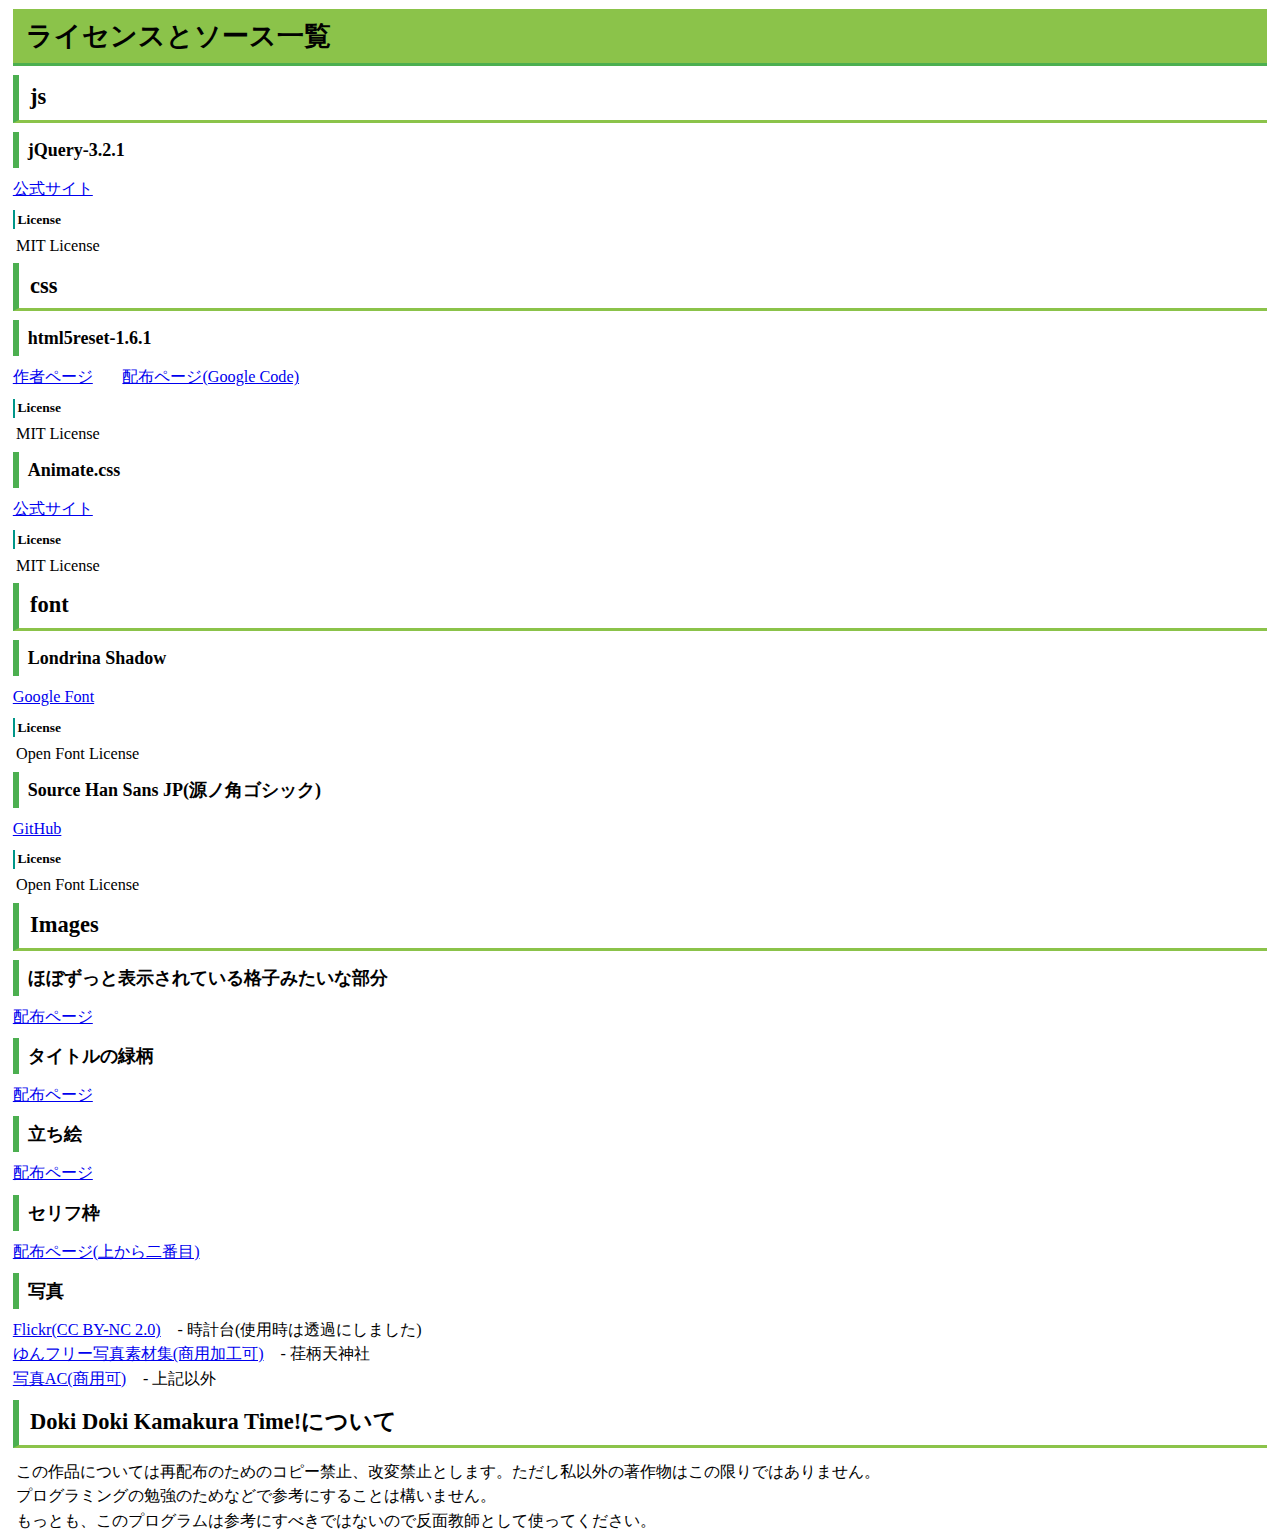
<file: contents/dokidoki/license.html>
<!DOCTYPE html>
<html lang="ja">

<head>
    <title></title>
    <meta charset="UTF-8">
    <link rel="stylesheet" href="lib/html5reset-1.6.1.css">
    <link rel="stylesheet" href="css/license.css">
</head>

<body>
    <h1>ライセンスとソース一覧</h1>
    <h2>js</h2>
    <h3>jQuery-3.2.1</h3>
    <a href="https://jquery.com/">公式サイト</a>
    <h4>License</h4>
    <span class="license">MIT License</span>
    <h2>css</h2>
    <h3>html5reset-1.6.1</h3>
    <a href="http://html5doctor.com/html-5-reset-stylesheet/">作者ページ</a>
    <a href="https://code.google.com/archive/p/html5resetcss/downloads">配布ページ(Google Code)</a>
    <h4>License</h4>
    <span class="license">MIT License</span>
    <h3>Animate.css</h3>
    <a href="https://daneden.github.io/animate.css/">公式サイト</a>
    <h4>License</h4>
    <span class="license">MIT License</span>
    <h2>font</h2>
    <h3>Londrina Shadow</h3>
    <a href="https://fonts.google.com/specimen/Londrina+Shadow">Google Font</a>
    <h4>License</h4>
    <span class="license">Open Font License</span>
    <h3>Source Han Sans JP(源ノ角ゴシック)</h3>
    <a href="https://github.com/adobe-fonts/source-han-sans">GitHub</a>
    <h4>License</h4>
    <span class="license">Open Font License</span>
    <h2>Images</h2>
    <h3>ほぼずっと表示されている格子みたいな部分</h3>
    <a href="https://www.transparenttextures.com">配布ページ</a>
    <h3>タイトルの緑柄</h3>
    <a href="https://www.freepik.com/free-vector/abstract-design-background_1366169.htm">配布ページ</a>
    <h3>立ち絵</h3>
    <a href="https://commons.nicovideo.jp/material/nc127485">配布ページ</a>
    <h3>セリフ枠</h3>
    <a href="http://commons.nicovideo.jp/material/nc125503">配布ページ(上から二番目)</a>
    <h3>写真</h3>
    <ul>
        <li><a href="https://flic.kr/p/D88XiN">Flickr(CC BY-NC 2.0)</a> - 時計台(使用時は透過にしました)</li>
        <li><a href="http://www.yunphoto.net/jp/photobase/yp13803.html">ゆんフリー写真素材集(商用加工可)</a> - 荏柄天神社</li>
        <li><a href="https://www.photo-ac.com/">写真AC(商用可)</a> - 上記以外</li>
    </ul>



    <h2>Doki Doki Kamakura Time!について</h2>
    <div class="about">
        この作品については再配布のためのコピー禁止、改変禁止とします。ただし私以外の著作物はこの限りではありません。<br />
        プログラミングの勉強のためなどで参考にすることは構いません。<br />
        もっとも、このプログラムは参考にすべきではないので反面教師として使ってください。<br />
    </div>
</body>

</html>
</file>
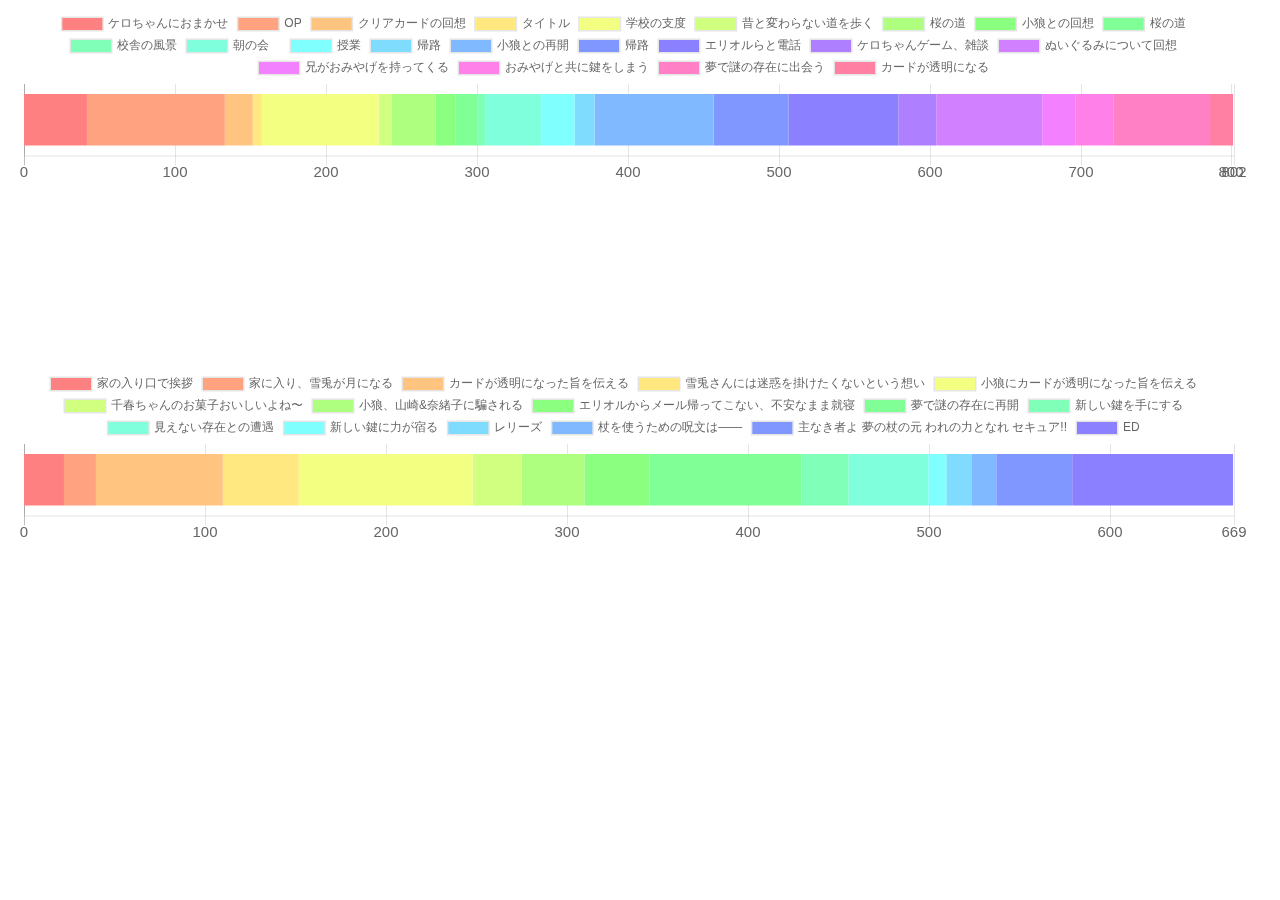
<file: contents/ccSakura/timeline/core/01/clear01.html>
<!DOCTYPE html>
<html>
    <head>
        <meta charset="utf-8">
        <title>MarcoPlus Sakura</title>
        <link rel="stylesheet" href="../../css/graph.css">
    </head>
    <body>
        <section>
            <div class="firstHalf">
                <canvas id="firstHalfBar"></canvas>
            </div>
        </section>
        <section>
            <div class="lastHalf">
                <canvas id="lastHalfBar"></canvas>
            </div>
        </section>

        <script type="text/javascript" src="../../js/palette.js"></script>
        <script type="text/javascript" src="../../js/Chart.min.js"></script>
        <script type="text/javascript" src="timeline.js"></script>
        <script type="text/javascript" src="../../js/timeline-core.js"></script>
    </body>
</html>
</file>
<file: css/main_re.css>
a{
    color: rgba(0,0,0 ,1);
    text-decoration:none;
}

ul > ul > li{
	margin-left: 2em;
}

li{
    list-style:none;
}

.index{
    border-bottom: solid thin rgba(139,195,74 ,1);
    font-size: 0px;
}

.index > ul{
    display: flex;
}

@media (min-aspect-ratio:1/1) {
	#bg{
		background-color: transparent;
		background-image:
			linear-gradient(0deg, transparent 9.5%,
			rgba(158,158,158 ,.2) 10%, rgba(158,158,158 ,.2) 11%, transparent 12%, transparent 29.5%,
			rgba(158,158,158 ,.1) 30%, rgba(158,158,158 ,.1) 30.5%, transparent 31%, transparent 49.5%,
			rgba(158,158,158 ,.1) 50%, rgba(158,158,158 ,.1) 50.5%, transparent 51%, transparent 69.5%,
			rgba(158,158,158 ,.1) 70%, rgba(158,158,158 ,.1) 70.5%, transparent 71%, transparent 89.5%,
			rgba(158,158,158 ,.1) 90%, rgba(158,158,158 ,.1) 90.5%, transparent 91%, transparent),
			linear-gradient(90deg, transparent 9.5%,
			rgba(158,158,158 ,.2) 10%, rgba(158,158,158 ,.2) 11%, transparent 12%, transparent 29.5%,
			rgba(158,158,158 ,.1) 30%, rgba(158,158,158 ,.1) 30.5%, transparent 31%, transparent 49.5%,
			rgba(158,158,158 ,.1) 50%, rgba(158,158,158 ,.1) 50.5%, transparent 51%, transparent 69.5%,
			rgba(158,158,158 ,.1) 70%, rgba(158,158,158 ,.1) 70.5%, transparent 71%, transparent 89.5%,
			rgba(158,158,158 ,.1) 90%, rgba(158,158,158 ,.1) 90.5%, transparent 91%, transparent);
		height:100%;
		width: 100%;
		background-size:3.6vw 3.6vw;
		z-index: -1;
		position:fixed;
	}

	.logo{
        display: block;
        padding: 0.5vw 1vw;
        margin-top: 0.5vw;
		margin-left: 3vw;
		box-sizing: border-box;
		border: dashed 0.15vw rgba(139,195,74 ,1);
		border-radius: 2vh;
		transition: background-color .5s,border .5s;
	}

	.logo:hover{
		background-color: rgba(139,195,74 ,1);
		border: dotted rgba(255,255,255 ,1);
	}

	.logoImg{
		transition: filter .2s;
        height: 2.32vw;
        width: 14.68vw;
	}

	.logo:hover > .logoImg{
		filter: saturate(0%) contrast(300%);
	}

    nav li:first-of-type{
        margin-right: auto;
    }

	.index-contents{
	    text-align: center;
		width: 16vw;
	    color: rgba(139,195,74 ,1);
	    border:solid thin rgba(139,195,74 ,1);
	    border-top: 0;
	    border-bottom: 0;
	    border-left: 0;
		box-sizing: border-box;
		transition: background-color .5s;
        line-height: 4.644vw;
	}

    .index-contents > a{
        width: 100%;
        height: 100%;
        display: block;
        font-size: 1.3vw;
        transition: color .5s;
    }

	.index-contents:hover{
		background-color: rgba(139,195,74 ,1);
	}

	.index-contents:hover > a{
		color: rgba(255, 255, 255, 1);
	}

    .index-profile.index-contents{
	    border:solid thin rgba(139,195,74 ,1);
	    border-top: 0;
	    border-bottom: 0;
	}

    .index li{
        height: 4.644vw;
    }

    nav li:last-of-type{
        margin-right: 3vw;
    }

	.setDiv{
	    display: flex;
	    display: -moz-flex;
	    display: -o-flex;
	    display: -webkit-flex;
	    display: -ms-flex;
	    flex-direction: row;
	    -moz-flex-direction: row;
	    -o-flex-direction: row;
	    -webkit-flex-direction: row;
	    -ms-flex-direction: row;
	}
}

@media (max-aspect-ratio:1/1) {
	#bg{
		background-color: transparent;
		background-image:
			linear-gradient(0deg, transparent 9.5%,
			rgba(158,158,158 ,.2) 10%, rgba(158,158,158 ,.2) 11%, transparent 12%, transparent 29.5%,
			rgba(158,158,158 ,.1) 30%, rgba(158,158,158 ,.1) 30.5%, transparent 31%, transparent 49.5%,
			rgba(158,158,158 ,.1) 50%, rgba(158,158,158 ,.1) 50.5%, transparent 51%, transparent 69.5%,
			rgba(158,158,158 ,.1) 70%, rgba(158,158,158 ,.1) 70.5%, transparent 71%, transparent 89.5%,
			rgba(158,158,158 ,.1) 90%, rgba(158,158,158 ,.1) 90.5%, transparent 91%, transparent),
			linear-gradient(90deg, transparent 9.5%,
			rgba(158,158,158 ,.2) 10%, rgba(158,158,158 ,.2) 11%, transparent 12%, transparent 29.5%,
			rgba(158,158,158 ,.1) 30%, rgba(158,158,158 ,.1) 30.5%, transparent 31%, transparent 49.5%,
			rgba(158,158,158 ,.1) 50%, rgba(158,158,158 ,.1) 50.5%, transparent 51%, transparent 69.5%,
			rgba(158,158,158 ,.1) 70%, rgba(158,158,158 ,.1) 70.5%, transparent 71%, transparent 89.5%,
			rgba(158,158,158 ,.1) 90%, rgba(158,158,158 ,.1) 90.5%, transparent 91%, transparent);
		height:100%;
		width: 100%;
		background-size:3.6vh 3.6vh;
		z-index: -1;
		position:fixed;
	}

	.logo{
        display: block;
		margin-top: 2.5vh;
        margin-left: 2vw;
		padding: 0.5vh 1vh;
		box-sizing: border-box;
		border: dashed 0.25vh rgba(139,195,74 ,1);
		border-radius: 1vh;
	}

	.logoImg{
		transition: filter .2s;
        width: 30vw;
	}

	.index-contents{
	    text-align: center;
		width: 20vw;
	    color: rgba(139,195,74 ,1);
	    border:solid thin rgba(139,195,74 ,1);
	    border-top: 0;
	    border-bottom: 0;
	    border-left: 0;
		box-sizing: border-box;
		height: 9vh;
	    line-height: 9vh;
	}

    .index-contents > a{
        width: 100%;
        height: 100%;
        display: block;
        font-size: 4vw;
        transition: color .5s;
    }

    .index-profile.index-contents{
	    border:solid thin rgba(139,195,74 ,1);
	    border-top: 0;
	    border-bottom: 0;
	}

    nav li:first-of-type{
        margin-right: auto;
    }

    nav li:last-of-type{
        margin-right: 1vw;
    }
}
</file>
<file: css/top_re.css>
.word span{
    border-bottom: solid thin rgba(139,195,74 ,1);
    transition: background-color .5s,color .5s;
    display: inline-block;
}

.word a:hover span{
    background-color: rgba(139,195,74 ,1);
}

#word01 , #word02 , #word03 {
    display: none;
}

.whatsNew{
    margin-top: 21.6vh;
    /*margin-left: 57.9vw;*/
}

.whatsNew > h2{
    margin-left:.85vw;
    margin-bottom: 0.1vw;
}

@media (min-aspect-ratio:1/1) {
    .word span:last-of-type{
        margin-left: 3.6vw;
    }

    .setDiv{
        flex-direction: row;
        justify-content:space-around;
    }

    .word{
        margin-top: 32vh;
        display: flex;
    }

    .word img{
    	height: calc(2.35vw + 2vh) ;
    	transition: filter .5s;
    }

    .word a:hover img{
    	filter: invert(100%);
    }

    .word > h1{
        font-size: 3.6vw;
    }


    .whatsNew img{
    	height: 1.54vw;
    }

    .whatsNew > iframe{
    	border:solid thin rgba(139,195,74 ,1);
    	box-sizing: border-box;
    	width: calc(23.16vw + 19.3vh);
    	height: calc(4.45vw + 19.38vh);
    }
}

@media (max-aspect-ratio:1/1) {
    .setDiv{
        flex-direction: column;
    }

    .word{
	    margin-top: 9vh;
        width: 100vw;
        display: flex;
        justify-content: center;
        text-align: center;
	}

	.word span{
	    border-bottom: solid thin rgba(139,195,74 ,1);
		transition: background-color .5s,color .5s;
		line-height: 1.2em;
	}

	.word > h1 > a:hover > span{
		background-color: rgba(139,195,74 ,1);
		color: rgba(255, 255, 255, 1);
	}

	.word img{
	    height: 8vw;
	}

	.whatsNew{
		position: relative;
		margin-top: 9vh;
	    margin-left: auto;
		margin-right: auto;
		width: 90vw;
		height: 28vh;
	}

    .whatsNew img{
        height: 4vh;
    }

	.whatsNew > h2{
		margin-left:.85vw;
	}

	.whatsNew > iframe{
		border:solid thin rgba(139,195,74 ,1);
		box-sizing: border-box;
		width: 90vw;
		height: 25vh;
	}
}
</file>
<file: css/main.css>
/*@font-face {
	font-family: 'chogokubosogothic';
	src: url("../font/chogokubosogothic_5.ttf");
}*/

#bg{
	background-color: transparent;
	background-image:
		linear-gradient(0deg, transparent 9.5%,
		rgba(158,158,158 ,.2) 10%, rgba(158,158,158 ,.2) 11%, transparent 12%, transparent 29.5%,
		rgba(158,158,158 ,.1) 30%, rgba(158,158,158 ,.1) 30.5%, transparent 31%, transparent 49.5%,
		rgba(158,158,158 ,.1) 50%, rgba(158,158,158 ,.1) 50.5%, transparent 51%, transparent 69.5%,
		rgba(158,158,158 ,.1) 70%, rgba(158,158,158 ,.1) 70.5%, transparent 71%, transparent 89.5%,
		rgba(158,158,158 ,.1) 90%, rgba(158,158,158 ,.1) 90.5%, transparent 91%, transparent),
		linear-gradient(90deg, transparent 9.5%,
		rgba(158,158,158 ,.2) 10%, rgba(158,158,158 ,.2) 11%, transparent 12%, transparent 29.5%,
		rgba(158,158,158 ,.1) 30%, rgba(158,158,158 ,.1) 30.5%, transparent 31%, transparent 49.5%,
		rgba(158,158,158 ,.1) 50%, rgba(158,158,158 ,.1) 50.5%, transparent 51%, transparent 69.5%,
		rgba(158,158,158 ,.1) 70%, rgba(158,158,158 ,.1) 70.5%, transparent 71%, transparent 89.5%,
		rgba(158,158,158 ,.1) 90%, rgba(158,158,158 ,.1) 90.5%, transparent 91%, transparent);
		height:100%;
		width: 100%;
		background-size:7vh 7vh;
		position: absolute;
		z-index: -1;
	position:fixed;
}

a{
    color: rgba(0,0,0 ,1);
    text-decoration:none;
}

ul > ul > li{
	margin-left: 2em;
}

li{
	line-height: 1.1em;
}

.index{
    border-bottom: solid thin rgba(139,195,74 ,1);
    font-size: 0px;
}

/*
.works-content > a{
	display: block;
	font-family: chogokubosogothic;
	font-weight: bold;
	height: 100%;
	width:100%;
	font-size: 4vh;
	line-height: 8vh;
	transition:background-color .5s, color .5s;
}
*/

@media (min-aspect-ratio:1/1) {
	.logo{
		position: absolute;
		margin-top: .6vh;
		margin-left: 2vw;
		padding: 1vh 1vw;
		box-sizing: border-box;
		/*
		font-size: 5vh;
		font-family: chogokubosogothic;
		font-weight: bold;
		color: rgba(139,195,74 ,1);
		*/
		border: dashed rgba(139,195,74 ,1);
		border-radius: 2vh;
		transition: background-color .5s,color .5s,border .5s;
	}

	.logo:hover{
		background-color: rgba(139,195,74 ,1);
		/*color: rgba(255, 255, 255, 1);*/
		border: dotted rgba(255,255,255 ,1);
	}

	.logoImg{
		transition: filter .2s;
		height: 4.5vh;
		width: 28.46vh;
	}

	.logo:hover > .logoImg{
		filter: saturate(0%) contrast(300%);
	}

	.index > ul{
	    margin-left: 50vw;
	}

	.index-contents{
	    text-align: center;
		width: 16vw;
	    font-size: 3vh;
	    color: rgba(139,195,74 ,1);
	    border:solid thin rgba(139,195,74 ,1);
	    border-top: 0;
	    border-bottom: 0;
	    border-left: 0;
		box-sizing: border-box;
	    height: 9vh;
		line-height: 9vh;
		transition: background-color .5s;
	}

	.index-contents:hover{
		background-color: rgba(139,195,74 ,1);
	}

	.index-contents:hover > a{
		color: rgba(255, 255, 255, 1);
	}

	.index-contents:first-of-type{
	    border:solid thin rgba(139,195,74 ,1);
	    border-top: 0;
	    border-bottom: 0;
	}

	li[class~="index-contents"]{
	    display: inline-block;
	    vertical-align: top;
	}

	li[class~="link-contents"]{
	    display: inline-block;
	}

	.index-contents > a{
		width: 100%;
		height: 100%;
		display: block;
		font-size: 2.5vh;
		transition: color .5s;
	}

	.setDiv{
	    display: flex;
	    display: -moz-flex;
	    display: -o-flex;
	    display: -webkit-flex;
	    display: -ms-flex;
	    flex-direction: row;
	    -moz-flex-direction: row;
	    -o-flex-direction: row;
	    -webkit-flex-direction: row;
	    -ms-flex-direction: row;
	}
}

@media (max-aspect-ratio:1/1) {
	.logo{
		position: absolute;
		margin-top: 1.5vh;
		margin-left: 1%;
		padding: 1vh 1%;
		box-sizing: border-box;
		/*
		font-size: 3vh;
		font-family: chogokubosogothic;
		font-weight: bold;
		color: rgba(139,195,74 ,1);
		*/
		border: dashed thin rgba(139,195,74 ,1);
		border-radius: 1vh;
		width: 32%;
    	text-align: center;
	}

	.logoImg{
		transition: filter .2s;
		height: 2.5vh;
	}

	.index > ul{
		margin-left: 34%;
	}

	.index-contents{
	    text-align: center;
		width: 21vw;
	    font-size: 1vh;
	    color: rgba(139,195,74 ,1);
	    border:solid thin rgba(139,195,74 ,1);
	    border-top: 0;
	    border-bottom: 0;
	    border-left: 0;
		box-sizing: border-box;
		height: 8vh;
	    line-height: 8vh;
	}

	.index-contents:first-of-type{
	    border:solid thin rgba(139,195,74 ,1);
	    border-top: 0;
	    border-bottom: 0;
	}

	li[class~="index-contents"]{
	    display: inline-block;
	    vertical-align: top;
	}

	li[class~="link-contents"]{
	    display: inline-block;
	}

	.index-contents > a{
		width: 100%;
		height: 100%;
		display: block;
		font-size: 2.5vh;
		transition: color .5s;
	}
}
</file>
<file: css/links.css>
.links > ul{
	position: absolute;
	text-align: center;
	width: 104vmin;
	height: 21vmin;
	top: 0;
	right: 0;
	bottom: 0;
	left: 0;
	margin: auto;
}

.link-contents{
	margin: 0 2vmin;
}

.links-img{
    width: 15vmin;
    height: 15vmin;
    padding: 3vmin 3vmin;
	transition: background-color .5s;
}

.links-img:hover{
	background-color: rgba(139,195,74 ,0.3);
}

@media (max-aspect-ratio:1/1) {
    .links > ul{
		position: absolute;
		text-align: center;
		width: 100vw;
		height: 90vw;
		top: 0;
		right: 0;
		bottom: 0;
		left: 0;
		margin: auto;
	}

	.link-contents{
		margin: 3vh 3vw;
	}

	.links-img{
	    width: 25vw;
	    height: 25vw;
	    padding: 5vw 5vw;
		transition: background-color .5s;
	}
}
</file>
<file: css/profile.css>
.profile hr{
		display: block;
	    height: 1px;
	    border: 0;
	    border-top: solid thin rgba(139,195,74 ,1);
	    margin: 1vh 2vw;
	    padding: 0;
}


.firstLine li, .secondLine li, .thirdLine li{
	list-style-type: none;
}


section li::before{
	color : rgba(139,195,74 ,1);
	content: "👓 ";
}

.thirdLine{
	flex-direction: column;
}

.thirdLine > section{
	display: flex;
}
@media (min-aspect-ratio:1/1) {
    .profile h2{
		font-size: 3vh;
		margin: 0.5vh 0;
	}

	.profile h3{
		font-size: 2.5vh;
		margin: 0.5vh 0;
	}

	.profile-contents{
		margin-top: 1vh;
	}

	.firstLine,.secondLine,.thirdLine{
		display: flex;
		margin-left: 3vw;
	}

	.firstLine > section,.secondLine > section,.thirdLine > section > section{
		margin: 0 3vw 1vh 0;
	}
}

@media (max-aspect-ratio:1/1) {
    .profile h2{
		font-size: 2.5vh;
		margin: 0.5vh 0;
	}

	.profile h3{
		font-size: 2vh;
		margin: 0.5vh 0;
	}

	.profile-contents{
		margin-top: 1vh;
		font-size: 2.5vh;
	}

	.profile-contents li{
		font-size: 2vh;
	}

	.firstLine,.secondLine,.thirdLine{
		display: flex;
		margin-left: 3vw;
	}

	.firstLine > section,.secondLine > section,.thirdLine > section > section{
		margin: 0 3vw 1vh 0;
	}

	.secondLine ,.thirdLine > section {
		flex-direction : column;
	}
}
</file>
<file: css/newcontents.css>
.mother{
	padding: 4vh 2.5vw;
	font-size: 8vh;
}

.mother > ul{
	list-style:none;
}
</file>
<file: css/works.css>
.works-content > a:hover{
	/*color: rgba(255, 255, 255, 1);*/
	background-color: rgba(139,195,74 ,1);
}

@media (min-aspect-ratio:1/1) {
    .works-content{
		height: 8vh;
		width: 50vw;
		margin:2vh auto;
		text-align: center;
		border:solid thin rgba(139,195,74 ,1);
		position: relative;
	}

	.works-content > a{
		display: block;
		/*font-family: chogokubosogothic;
		font-weight: bold;
		font-size: 4vh;
		line-height: 8vh;*/
		height: 100%;
		width:100%;
		transition:background-color .5s, color .5s;
		font-size: 5vh;
		line-height: 8vh;
	}

	.works-content img{
		height: 3.5vh;
        transition: filter .5s;
	}

    .works-content a:hover img{
        filter: invert(100%);
    }
}

@media (max-aspect-ratio:1/1) {
    .works-content{
		height: 8vh;
		width: 80vw;
		margin:3vh auto;
		text-align: center;
		border:solid thin rgba(139,195,74 ,1);
		position: relative;
	}

	.works-content > a{
		display: block;
		/*font-family: chogokubosogothic;
		font-weight: bold;
		font-size: 3.5vh;
		line-height: 8vh;*/
		height: 100%;
		width:100%;
		transition:background-color .5s, color .5s;
		font-size: 4vh;
		line-height: 8vh;
	}

	.works-content img{
		height: 2.8vh;
	}
}
</file>
<file: contents/dokidoki/css/license.css>
h1{
    margin: 1vh 1vw;
    font-size: 3vh;
    padding: 0.5em;
    color: #010101;
    background: rgba(139,195,74 ,1);
    border-bottom: solid 3px rgba(76,175,80 ,1);
}

h2{
    margin: 1vh 1vw;
    font-size: 2.5vh;
    padding: 0.5em;
    color: #010101;
    border-left: solid 0.5vw rgba(76,175,80 ,1);
    border-bottom: solid 0.3vw rgba(139,195,74 ,1);
}

h3{
    margin: 1vh 1vw;
    font-size: 2vh;
    padding: 0.5em;
    color: #010101;
    border-left: solid 0.5vw rgba(76,175,80 ,1);
}

h4{
    margin: 1vh 1vw;
    font-size: 1.5vh;
    border-left: solid 0.2vw rgba(0,150,136 ,1);
    padding: 0.2em;
}

a{
    margin: 1vh 1vw;
    font-size: 1.8vh;
    line-height: 1.5em;
}

.license{
    margin: 1vh 1vw;
    font-size: 1.8vh;
    padding: 0.2em;
}

.about{
    margin-left: 1vw;
    padding: 0.2em;
    font-size: 1.8vh;
    line-height: 1.5em;
}
</file>
<file: contents/ccSakura/timeline/css/graph.css>
.firstHalf{
    position: absolute;
    width: 97vw;
    height: 20vh;
}
.lastHalf{
    position: absolute;
    width: 97vw;
    height: 20vh;
    margin-top: 40vh;
}
</file>
